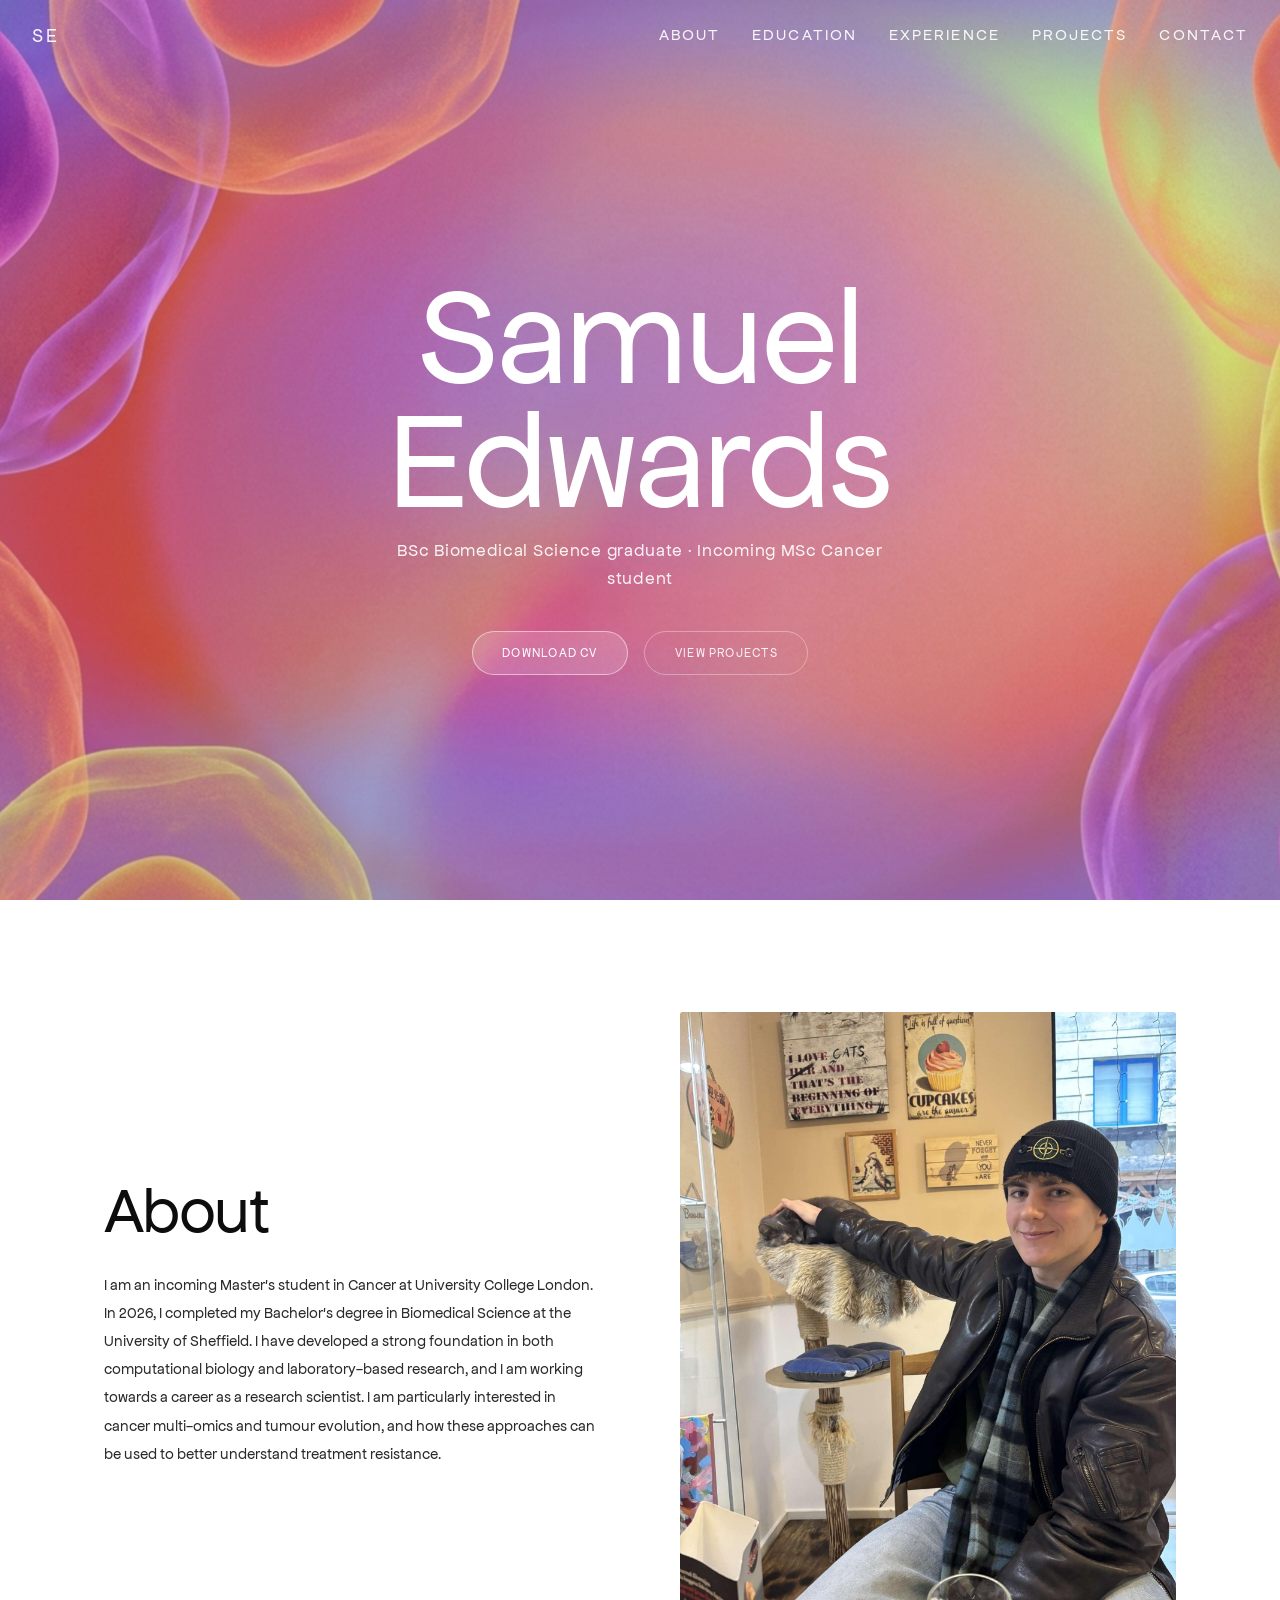
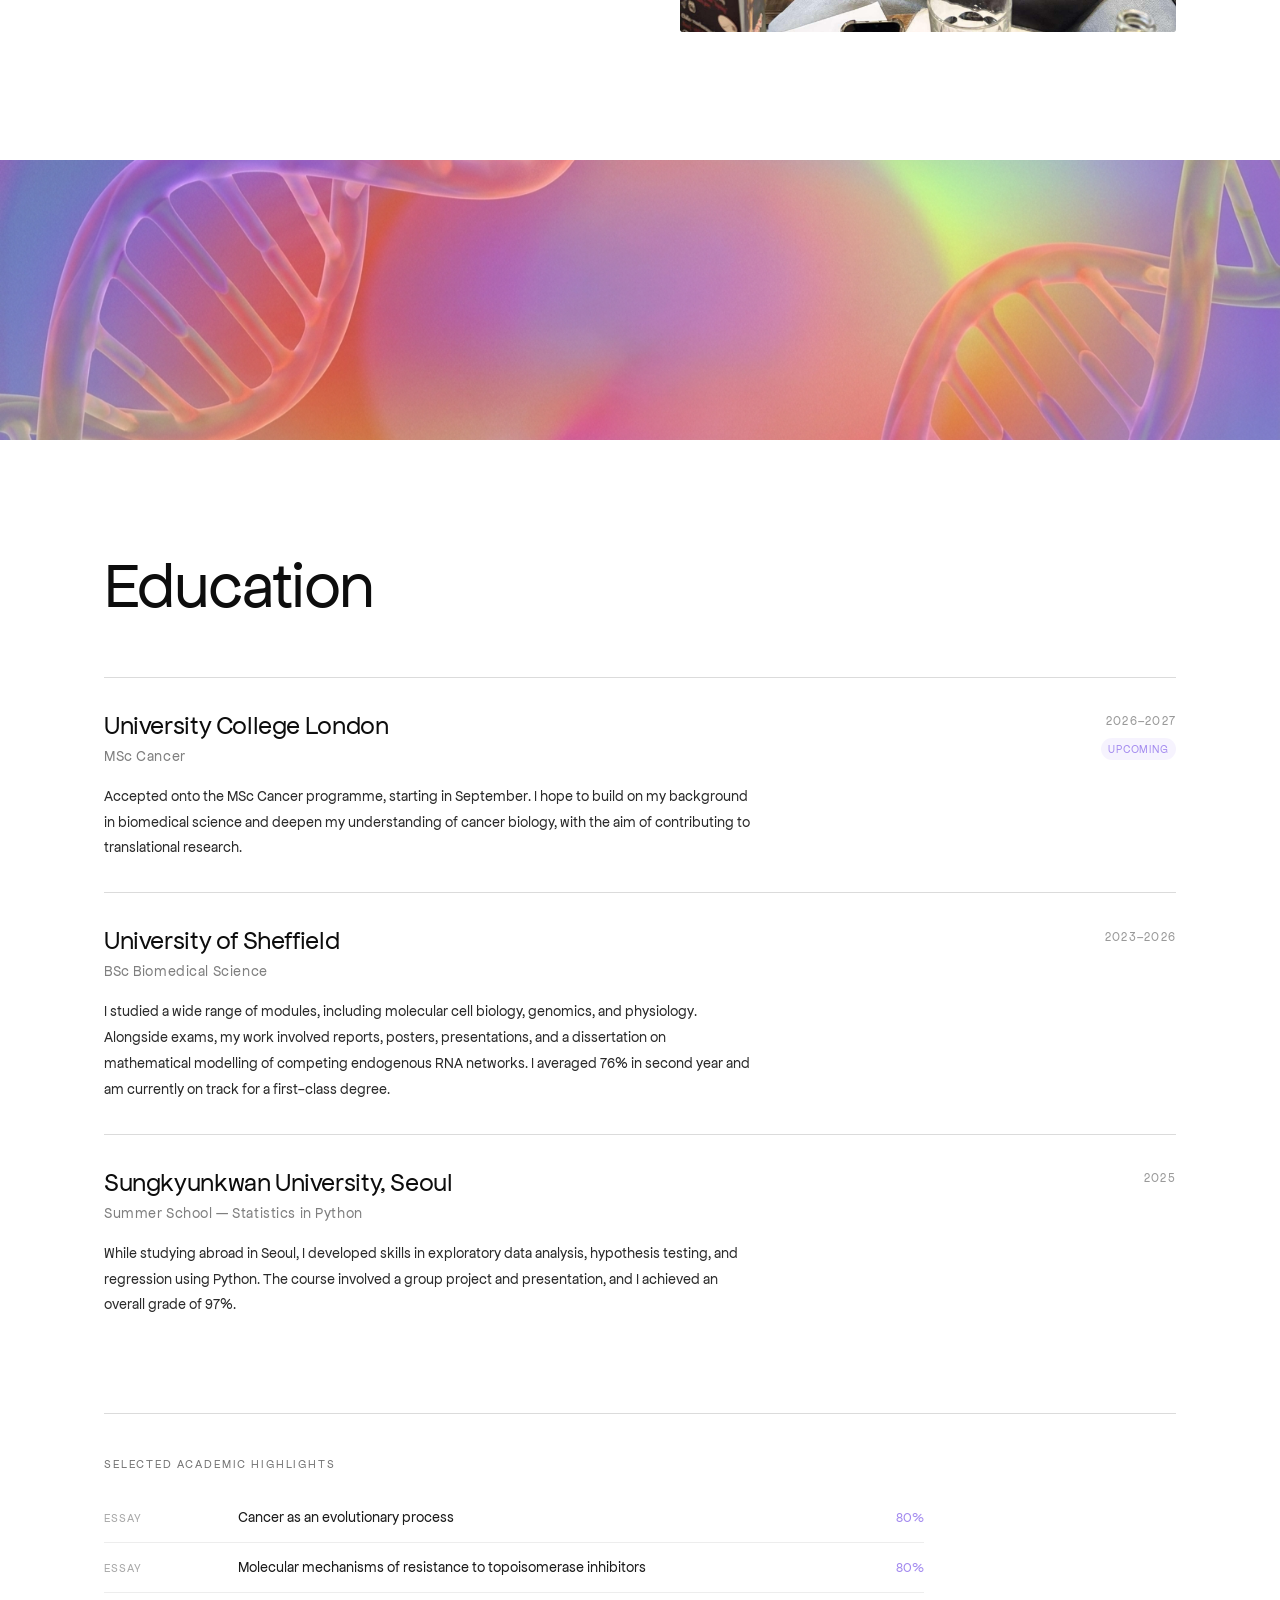
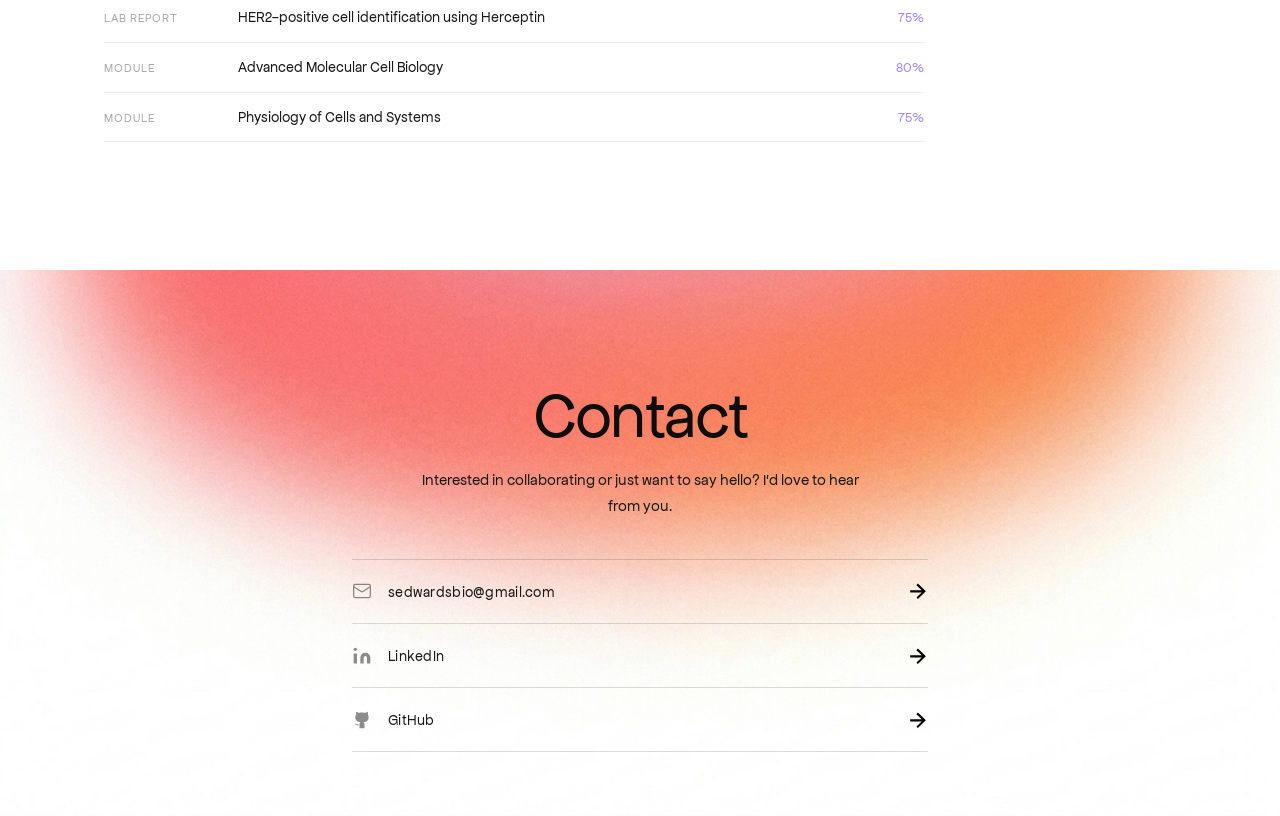
<file: index.html>
<!DOCTYPE html>
<html lang="en">
<head>
  <meta charset="UTF-8">
  <meta name="viewport" content="width=device-width, initial-scale=1.0">
  <meta name="description" content="Samuel Edwards — BSc Biomedical Science graduate and MSc Cancer student.">
  <title>Samuel Edwards</title>
  <link rel="stylesheet" href="styles.css">
</head>
<body>

  <a class="skip-link" href="#hero-content">Skip to main content</a>

  <header class="site-header fade-in-static" role="banner">
    <a href="/" class="header-logo" aria-label="Samuel Edwards — home">SE</a>

    <nav class="header-nav" id="site-nav" aria-label="Site navigation">
      <a href="/about">About</a>
      <a href="/education">Education</a>
      <a href="/experience">Experience</a>
      <a href="/projects">Projects</a>
      <a href="/contact">Contact</a>
    </nav>

    <button
      class="nav-toggle"
      id="nav-toggle"
      type="button"
      aria-expanded="false"
      aria-controls="site-nav"
      aria-label="Open navigation menu"
    >
      <span class="bar"></span>
      <span class="bar"></span>
      <span class="bar"></span>
    </button>
  </header>

  <main>
    <section class="hero" id="hero" aria-labelledby="hero-name">

      <div class="hero-bg" aria-hidden="true">
        <div class="hero-bg-image"></div>
        <div class="hero-overlay"></div>
      </div>

      <div class="hero-content" id="hero-content">
        <h1 class="sr-only" id="hero-name">Samuel Edwards</h1>
        <div class="hero-name hero-line-1 fade-in-up" aria-hidden="true">Samuel</div>
        <div class="hero-name hero-line-2 fade-in-up" aria-hidden="true">Edwards</div>
        <p class="hero-subtitle fade-in-up">BSc Biomedical Science graduate&nbsp;&middot;&nbsp;Incoming MSc Cancer student</p>
        <div class="hero-actions fade-in-up-delay">
          <a href="CV.pdf" class="btn btn-primary" download><span>Download CV</span></a>
          <a href="/projects" class="btn btn-secondary"><span>View Projects</span></a>
        </div>
      </div>

    </section>

    <section class="about" id="about" aria-labelledby="about-heading">
      <div class="about-inner">

        <div class="about-text reveal">
          <h2 class="about-heading" id="about-heading">About</h2>
          <p class="about-body">I am an incoming Master's student in Cancer at University College London. In 2026, I completed my Bachelor's degree in Biomedical Science at the University of Sheffield. I have developed a strong foundation in both computational biology and laboratory-based research, and I am working towards a career as a research scientist. I am particularly interested in cancer multi-omics and tumour evolution, and how these approaches can be used to better understand treatment resistance.</p>
        </div>

        <div class="about-image-wrap reveal reveal-delay">
          <img
            src="profile.jpg"
            alt="Samuel Edwards"
            class="about-image"
            loading="lazy"
            onerror="this.style.display='none';this.nextElementSibling.style.display='flex'"
          >
          <div class="about-image-placeholder" aria-hidden="true">
            <span>SE</span>
          </div>
        </div>

      </div>
    </section>

    <div class="img-divider" aria-hidden="true">
      <img class="img-divider-img" src="Divider2D.jpg" alt="">
    </div>

    <section class="education" id="education" aria-labelledby="education-heading">
      <div class="education-inner">

        <h2 class="education-heading reveal" id="education-heading">Education</h2>

        <div class="edu-list">

          <article class="edu-entry reveal" aria-label="University College London — MSc Cancer">
            <div class="edu-entry-head">
              <div class="edu-entry-left">
                <h3 class="edu-entry-institution">University College London</h3>
                <p class="edu-entry-degree">MSc Cancer</p>
              </div>
              <div class="edu-entry-right">
                <span class="edu-years">2026–2027</span>
                <span class="edu-badge">Upcoming</span>
              </div>
            </div>
            <p class="edu-entry-desc">Accepted onto the MSc Cancer programme, starting in September. I hope to build on my background in biomedical science and deepen my understanding of cancer biology, with the aim of contributing to translational research.</p>
          </article>

          <article class="edu-entry reveal" aria-label="University of Sheffield — BSc Biomedical Science">
            <div class="edu-entry-head">
              <div class="edu-entry-left">
                <h3 class="edu-entry-institution">University of Sheffield</h3>
                <p class="edu-entry-degree">BSc Biomedical Science</p>
              </div>
              <div class="edu-entry-right">
                <span class="edu-years">2023–2026</span>

              </div>
            </div>
            <p class="edu-entry-desc">I studied a wide range of modules, including molecular cell biology, genomics, and physiology. Alongside exams, my work involved reports, posters, presentations, and a dissertation on mathematical modelling of competing endogenous RNA networks. I averaged 76% in second year and am currently on track for a first-class degree.</p>
          </article>

          <article class="edu-entry reveal" aria-label="Sungkyunkwan University — Summer School">
            <div class="edu-entry-head">
              <div class="edu-entry-left">
                <h3 class="edu-entry-institution">Sungkyunkwan University, Seoul</h3>
                <p class="edu-entry-degree">Summer School — Statistics in Python</p>
              </div>
              <div class="edu-entry-right">
                <span class="edu-years">2025</span>
              </div>
            </div>
            <p class="edu-entry-desc">While studying abroad in Seoul, I developed skills in exploratory data analysis, hypothesis testing, and regression using Python. The course involved a group project and presentation, and I achieved an overall grade of 97%.</p>
          </article>

        </div>

        <div class="edu-highlights reveal">
          <h3 class="edu-highlights-heading">Selected Academic Highlights</h3>
          <ul class="edu-highlights-list" aria-label="Selected academic highlights">
            <li class="edu-highlight-item">
              <span class="edu-highlight-type">Essay</span>
              <span class="edu-highlight-title">Cancer as an evolutionary process</span>
              <span class="edu-highlight-score">80%</span>
            </li>
            <li class="edu-highlight-item">
              <span class="edu-highlight-type">Essay</span>
              <span class="edu-highlight-title">Molecular mechanisms of resistance to topoisomerase inhibitors</span>
              <span class="edu-highlight-score">80%</span>
            </li>
            <li class="edu-highlight-item">
              <span class="edu-highlight-type">Lab Report</span>
              <span class="edu-highlight-title">HER2-positive cell identification using Herceptin</span>
              <span class="edu-highlight-score">75%</span>
            </li>
            <li class="edu-highlight-item">
              <span class="edu-highlight-type">Module</span>
              <span class="edu-highlight-title">Advanced Molecular Cell Biology</span>
              <span class="edu-highlight-score">80%</span>
            </li>
            <li class="edu-highlight-item">
              <span class="edu-highlight-type">Module</span>
              <span class="edu-highlight-title">Physiology of Cells and Systems</span>
              <span class="edu-highlight-score">75%</span>
            </li>
          </ul>
        </div>

      </div>
    </section>

    <!-- Minimal anchor placeholders for sections not yet built -->
    <div id="experience" aria-hidden="true"></div>
    <div id="projects"   aria-hidden="true"></div>

    <section class="contact" id="contact" aria-labelledby="contact-heading">
      <div class="contact-inner">
        <h2 class="contact-heading" id="contact-heading">Contact</h2>
        <p class="contact-body">Interested in collaborating or just want to say hello? I'd love to hear from you.</p>
        <ul class="contact-links" aria-label="Contact links">
          <li>
            <a href="mailto:sedwardsbio@gmail.com" class="contact-link">
              <svg width="20" height="20" viewBox="0 0 24 24" fill="none" stroke="currentColor" stroke-width="1.5" stroke-linecap="round" stroke-linejoin="round" aria-hidden="true"><rect width="20" height="16" x="2" y="4" rx="2"/><path d="m22 7-8.97 5.7a1.94 1.94 0 0 1-2.06 0L2 7"/></svg>
              <span>sedwardsbio@gmail.com</span>
            </a>
          </li>
          <li>
            <a href="https://www.linkedin.com/in/samuel-edwards-4400952b6/" class="contact-link" target="_blank" rel="noopener noreferrer">
              <svg width="20" height="20" viewBox="0 0 24 24" fill="currentColor" aria-hidden="true"><path d="M16 8a6 6 0 0 1 6 6v7h-4v-7a2 2 0 0 0-2-2 2 2 0 0 0-2 2v7h-4v-7a6 6 0 0 1 6-6z"/><rect width="4" height="12" x="2" y="9"/><circle cx="4" cy="4" r="2"/></svg>
              <span>LinkedIn</span>
            </a>
          </li>
          <li>
            <a href="https://github.com/sedwards190" class="contact-link" target="_blank" rel="noopener noreferrer">
              <svg width="20" height="20" viewBox="0 0 24 24" fill="currentColor" aria-hidden="true"><path d="M15 22v-4a4.8 4.8 0 0 0-1-3.5c3 0 6-2 6-5.5.08-1.25-.27-2.48-1-3.5.28-1.15.28-2.35 0-3.5 0 0-1 0-3 1.5-2.64-.5-5.36-.5-8 0C6 2 5 2 5 2c-.3 1.15-.3 2.35 0 3.5A5.403 5.403 0 0 0 4 9c0 3.5 3 5.5 6 5.5-.39.49-.68 1.05-.85 1.65-.17.6-.22 1.23-.15 1.85v4"/><path d="M9 18c-4.51 2-5-2-7-2"/></svg>
              <span>GitHub</span>
            </a>
          </li>
        </ul>
      </div>
    </section>
  </main>

  <script>
    /* Section routing — intercept /section links, scroll + pushState */
    (function () {
      var sectionMap = {
        '/about':      'about',
        '/education':  'education',
        '/experience': 'experience',
        '/projects':   'projects',
        '/contact':    'contact'
      };

      function scrollToSection(id) {
        var el = document.getElementById(id);
        if (el) el.scrollIntoView({ behavior: 'smooth' });
      }

      document.addEventListener('click', function (e) {
        var link = e.target.closest('a[href]');
        if (!link) return;
        var href = link.getAttribute('href');
        var id = sectionMap[href];
        if (!id) return;
        e.preventDefault();
        history.pushState(null, '', href);
        scrollToSection(id);
      });

      window.addEventListener('popstate', function () {
        var id = sectionMap[location.pathname];
        if (id) scrollToSection(id);
        else if (location.pathname === '/') window.scrollTo({ top: 0, behavior: 'smooth' });
      });

      var initialId = sectionMap[location.pathname];
      if (initialId) scrollToSection(initialId);
    }());

    /* Mobile navigation toggle */
    (function () {
      var btn = document.getElementById('nav-toggle');
      var nav = document.getElementById('site-nav');
      if (!btn || !nav) return;

      function setOpen(open) {
        btn.setAttribute('aria-expanded', String(open));
        btn.setAttribute('aria-label', open ? 'Close navigation menu' : 'Open navigation menu');
        nav.classList.toggle('nav-open', open);
        document.body.classList.toggle('nav-active', open);
      }

      btn.addEventListener('click', function () {
        setOpen(btn.getAttribute('aria-expanded') !== 'true');
      });

      nav.querySelectorAll('a').forEach(function (link) {
        link.addEventListener('click', function () { setOpen(false); });
      });
    }());

    /* Ambient drift + mouse parallax */
    (function () {
      var bg = document.querySelector('.hero-bg-image');
      if (!bg) return;

      var mouseX = 0.5, mouseY = 0.5;
      var currentX = 0, currentY = 0;
      var t = 0;

      /* Only track mouse on devices with a real pointer (not touchscreens) */
      if (window.matchMedia('(hover: hover) and (pointer: fine)').matches) {
        document.addEventListener('mousemove', function (e) {
          mouseX = e.clientX / window.innerWidth;
          mouseY = e.clientY / window.innerHeight;
        });
      }

      function tick() {
        requestAnimationFrame(tick);
        t += 0.006;

        var ambBx = Math.sin(t * 0.9) * 12;
        var ambBy = Math.cos(t * 0.7) * 9;

        var targetX = (mouseX - 0.5) * -15;
        var targetY = (mouseY - 0.5) * -10;
        currentX += (targetX - currentX) * 0.04;
        currentY += (targetY - currentY) * 0.04;

        bg.style.transform =
          'translate(' + (ambBx + currentX).toFixed(2) + 'px, ' +
          (ambBy + currentY).toFixed(2) + 'px)';
      }

      requestAnimationFrame(tick);
    }());

    /* Header scroll-fade + hero parallax */
    (function () {
      var header = document.querySelector('.site-header');
      var heroContent = document.querySelector('.hero-content');
      var ticking = false;

      function update() {
        var y = window.scrollY;

        if (header) {
          if (y <= 0) {
            /* At rest — let the CSS fade-in-static animation run unobstructed */
            header.style.opacity = '';
            header.style.transform = '';
            header.style.pointerEvents = '';
          } else {
            /* Fade out over first 80px of scroll; drift up at same rate as hero */
            var opacity = Math.max(1 - y / 80, 0);
            header.style.opacity = opacity.toFixed(3);
            header.style.transform = 'translateY(' + (-y).toFixed(1) + 'px)';
            header.style.pointerEvents = opacity === 0 ? 'none' : '';
          }
        }

        if (heroContent) {
          heroContent.style.transform = 'translateY(' + (-y * 0.1).toFixed(1) + 'px)';
        }

        ticking = false;
      }

      window.addEventListener('scroll', function () {
        if (!ticking) {
          requestAnimationFrame(update);
          ticking = true;
        }
      }, { passive: true });
    }());

/* Image divider — vertical scroll pan */
    (function () {
      var divider = document.querySelector('.img-divider');
      var img = document.querySelector('.img-divider-img');
      if (!divider || !img) return;

      function panRange() {
        return img.offsetHeight - divider.offsetHeight;
      }

var ticking = false;

      function update() {
        var rect = divider.getBoundingClientRect();
        var viewH = window.innerHeight;
        var divH = divider.offsetHeight;
        var range = panRange();
        var progress = Math.max(0, Math.min(1, (viewH - rect.top) / (viewH + divH)));
        img.style.transform = 'translateY(' + (-(progress * range)).toFixed(1) + 'px)';
        ticking = false;
      }

      window.addEventListener('scroll', function () {
        if (!ticking) { requestAnimationFrame(update); ticking = true; }
      }, { passive: true });

      update();
    }());

    /* Scroll reveal — IntersectionObserver */
    (function () {
      var reveals = document.querySelectorAll('.reveal');
      if (!reveals.length) return;

      var observer = new IntersectionObserver(function (entries) {
        entries.forEach(function (entry) {
          if (entry.isIntersecting) {
            entry.target.classList.add('revealed');
            observer.unobserve(entry.target);
          }
        });
      }, { threshold: 0.12 });

      reveals.forEach(function (el) { observer.observe(el); });
    }());
  </script>

</body>
</html>
</file>
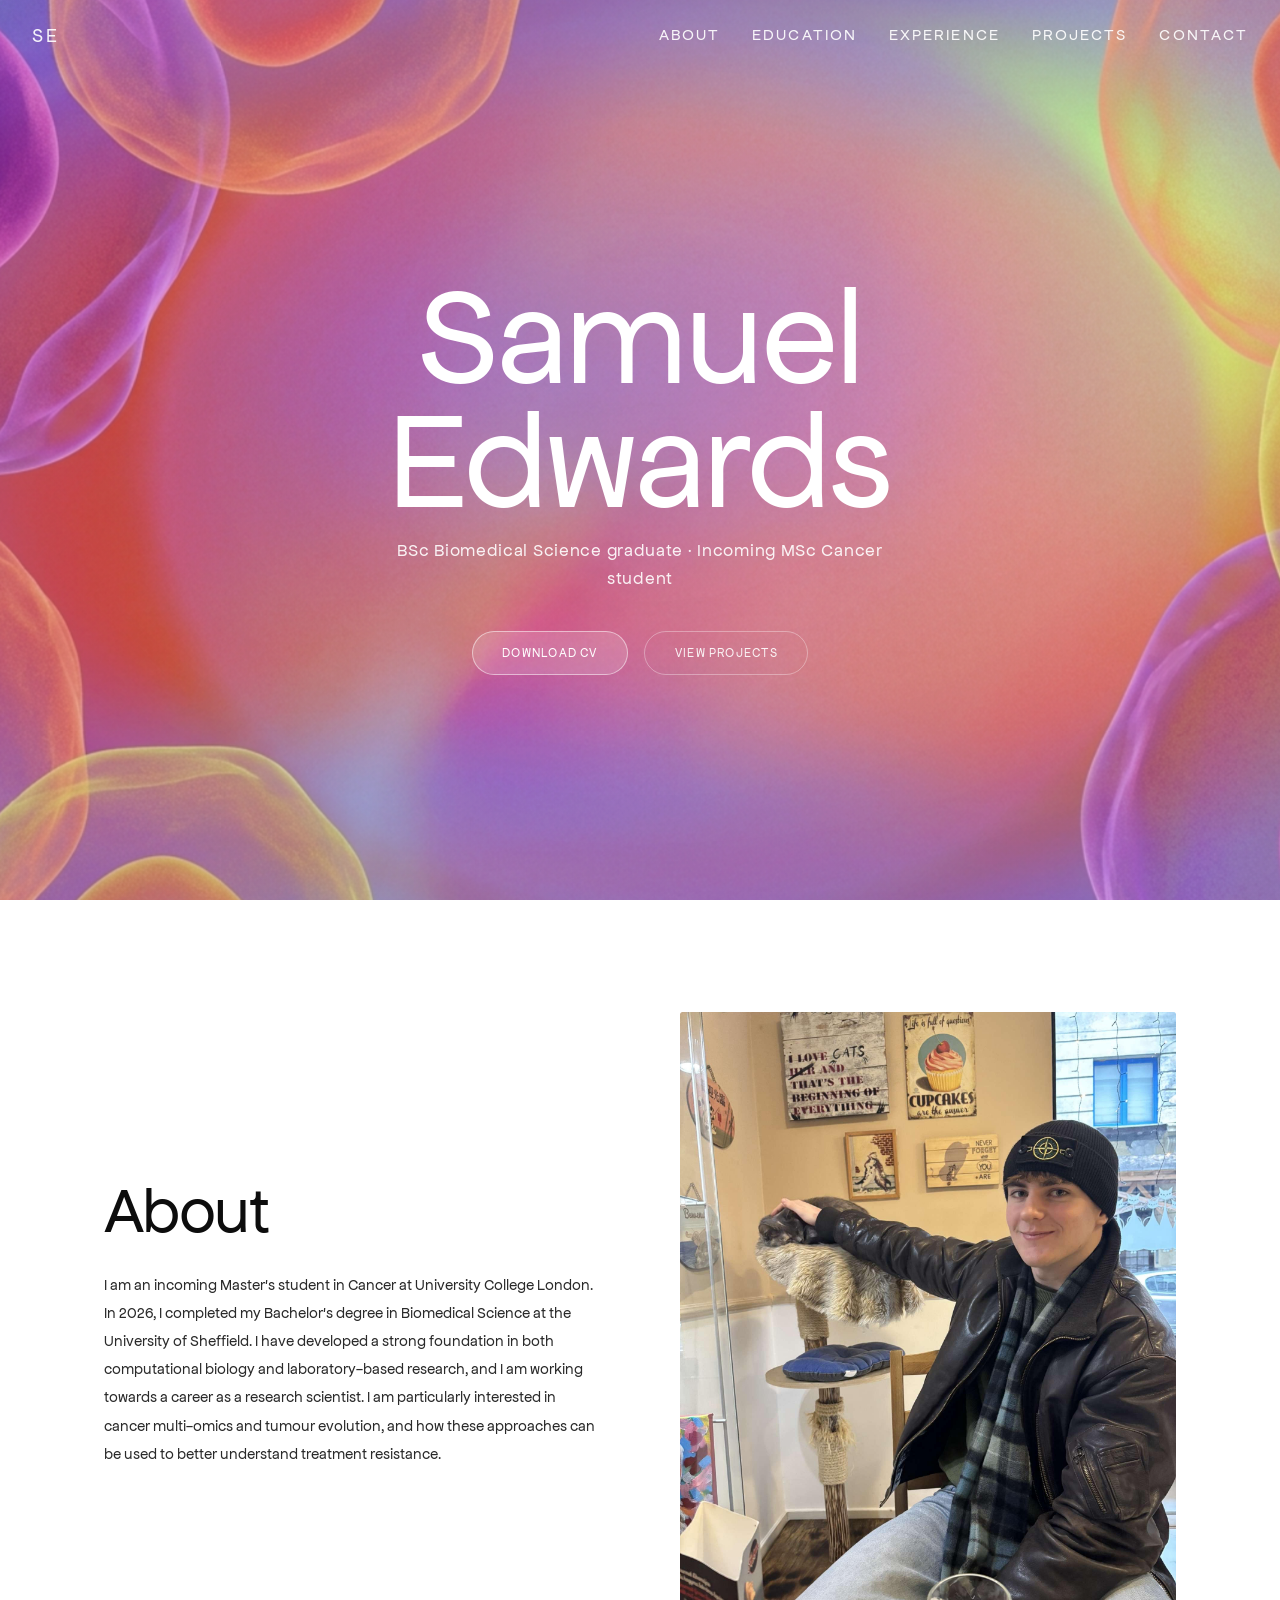
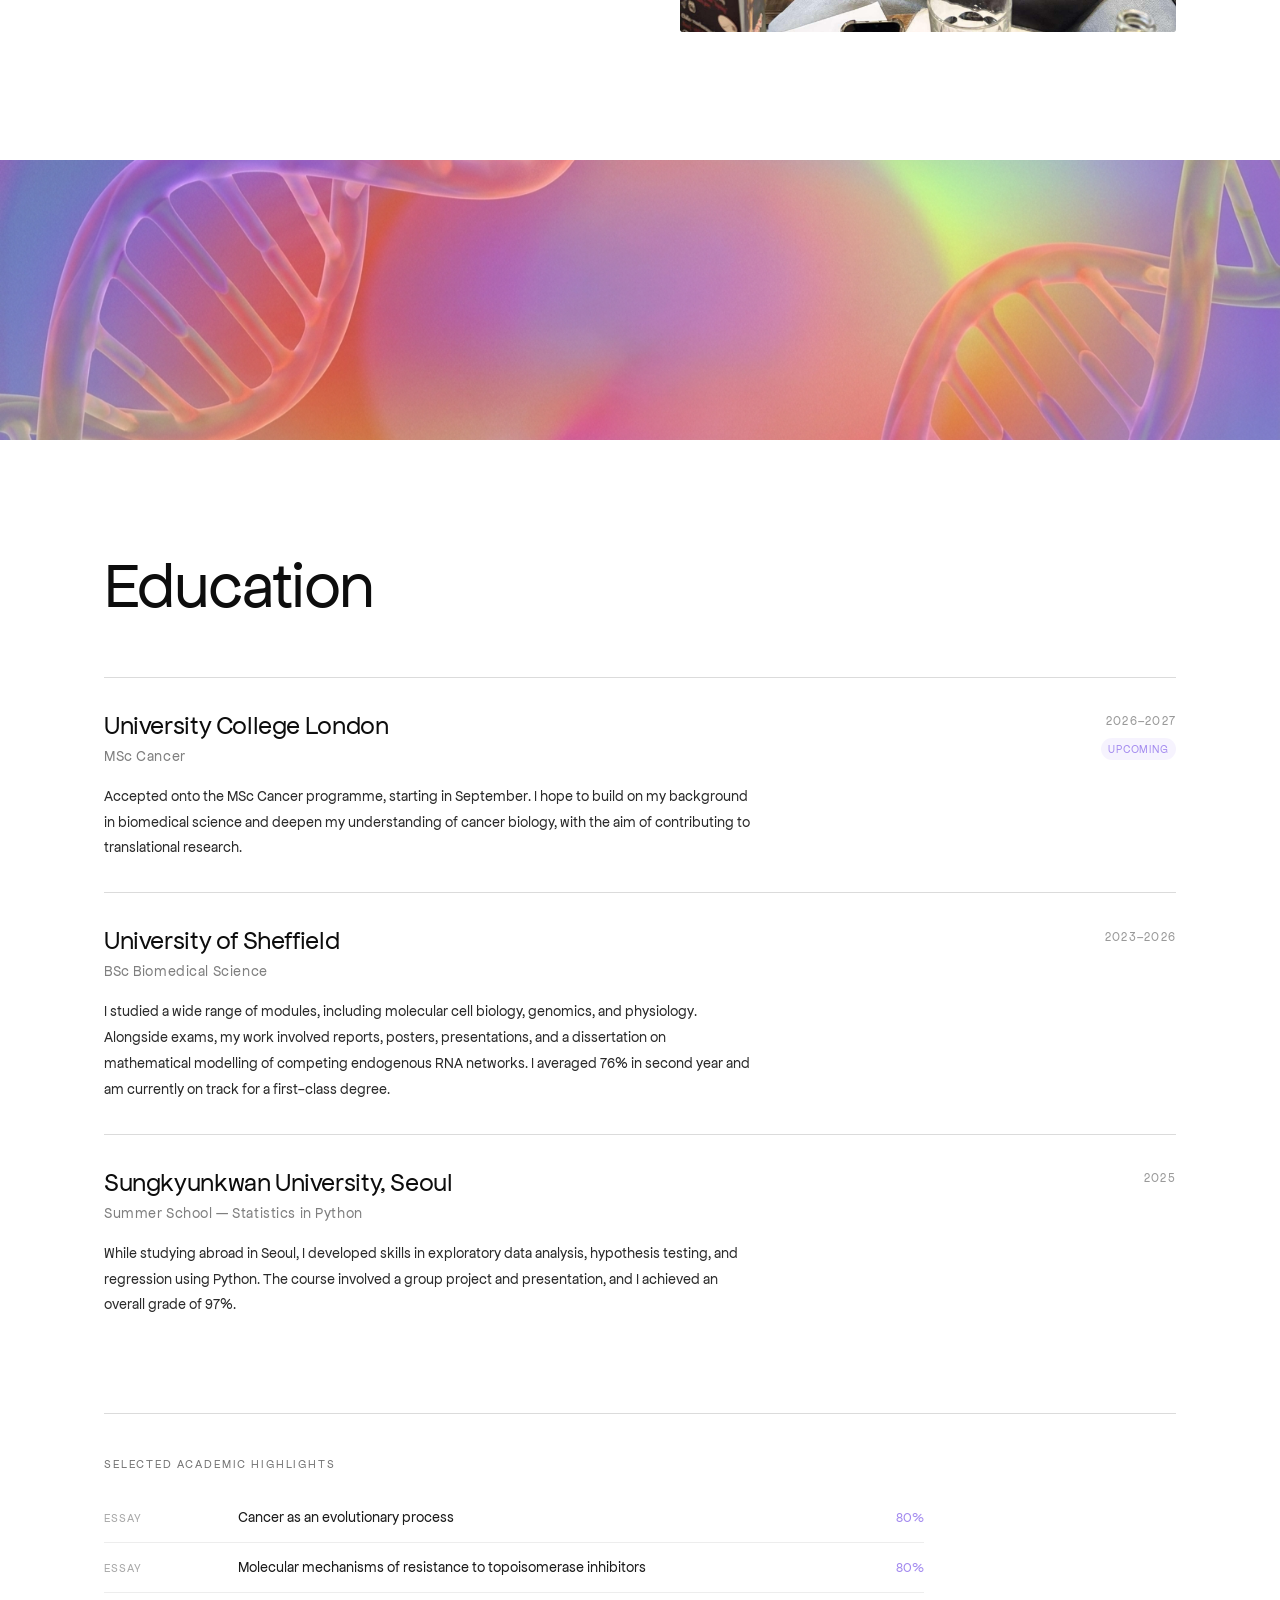
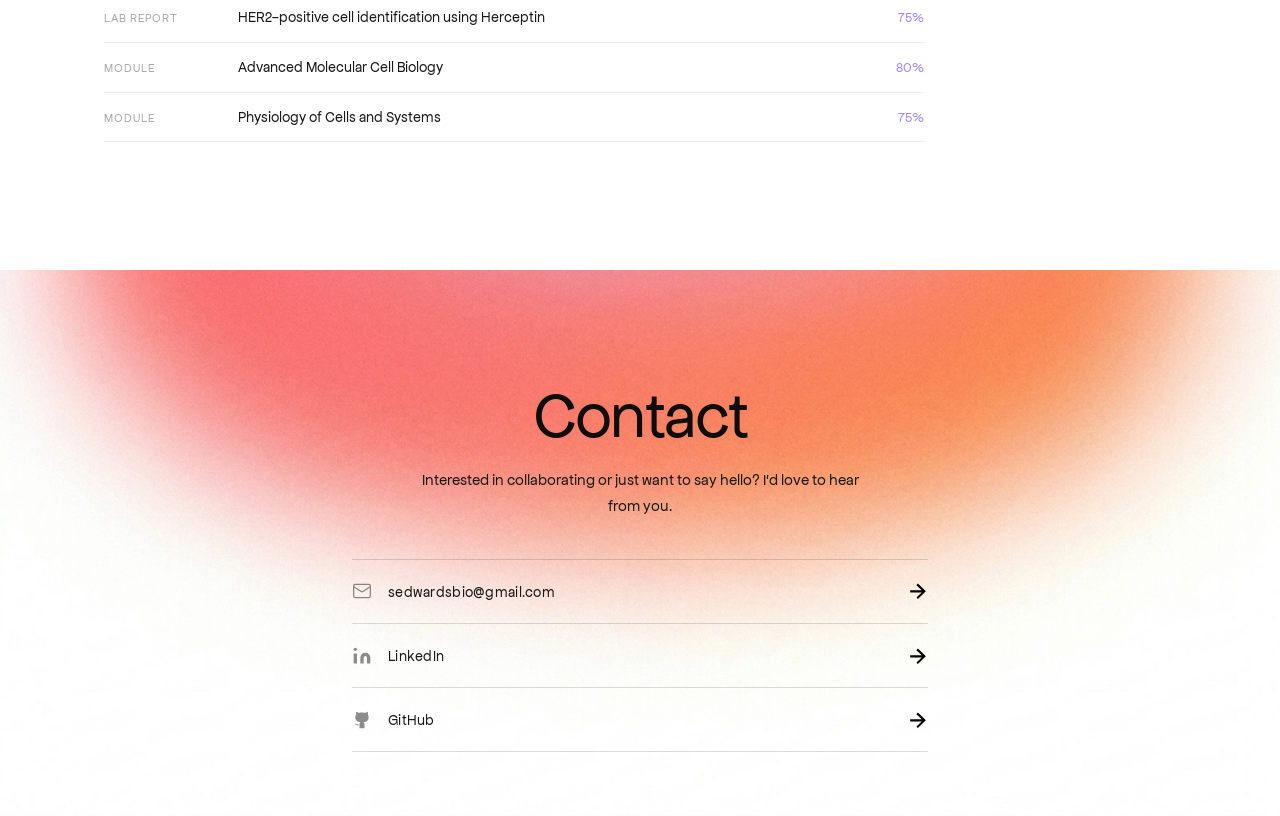
<file: index (3).html>
<!DOCTYPE html>
<html lang="en">
<head>
  <meta charset="UTF-8">
  <meta name="viewport" content="width=device-width, initial-scale=1.0">
  <meta name="description" content="Samuel Edwards — BSc Biomedical Science graduate and MSc Cancer student.">
  <title>Samuel Edwards</title>
  <link rel="stylesheet" href="styles.css">
</head>
<body>

  <a class="skip-link" href="#hero-content">Skip to main content</a>

  <header class="site-header fade-in-static" role="banner">
    <a href="/" class="header-logo" aria-label="Samuel Edwards — home">SE</a>

    <nav class="header-nav" id="site-nav" aria-label="Site navigation">
      <a href="/about">About</a>
      <a href="/education">Education</a>
      <a href="/experience">Experience</a>
      <a href="/projects">Projects</a>
      <a href="/contact">Contact</a>
    </nav>

    <button
      class="nav-toggle"
      id="nav-toggle"
      type="button"
      aria-expanded="false"
      aria-controls="site-nav"
      aria-label="Open navigation menu"
    >
      <span class="bar"></span>
      <span class="bar"></span>
      <span class="bar"></span>
    </button>
  </header>

  <main>
    <section class="hero" id="hero" aria-labelledby="hero-name">

      <div class="hero-bg" aria-hidden="true">
        <div class="hero-bg-image"></div>
        <div class="hero-overlay"></div>
      </div>

      <div class="hero-content" id="hero-content">
        <h1 class="sr-only" id="hero-name">Samuel Edwards</h1>
        <div class="hero-name hero-line-1 fade-in-up" aria-hidden="true">Samuel</div>
        <div class="hero-name hero-line-2 fade-in-up" aria-hidden="true">Edwards</div>
        <p class="hero-subtitle fade-in-up">BSc Biomedical Science graduate&nbsp;&middot;&nbsp;Incoming MSc Cancer student</p>
        <div class="hero-actions fade-in-up-delay">
          <a href="CV.pdf" class="btn btn-primary" download><span>Download CV</span></a>
          <a href="/projects" class="btn btn-secondary"><span>View Projects</span></a>
        </div>
      </div>

    </section>

    <section class="about" id="about" aria-labelledby="about-heading">
      <div class="about-inner">

        <div class="about-text reveal">
          <h2 class="about-heading" id="about-heading">About</h2>
          <p class="about-body">I am an incoming Master's student in Cancer at University College London. In 2026, I completed my Bachelor's degree in Biomedical Science at the University of Sheffield. I have developed a strong foundation in both computational biology and laboratory-based research, and I am working towards a career as a research scientist. I am particularly interested in cancer multi-omics and tumour evolution, and how these approaches can be used to better understand treatment resistance.</p>
        </div>

        <div class="about-image-wrap reveal reveal-delay">
          <img
            src="profile.jpg"
            alt="Samuel Edwards"
            class="about-image"
            loading="lazy"
            onerror="this.style.display='none';this.nextElementSibling.style.display='flex'"
          >
          <div class="about-image-placeholder" aria-hidden="true">
            <span>SE</span>
          </div>
        </div>

      </div>
    </section>

    <div class="img-divider" aria-hidden="true">
      <img class="img-divider-img" src="Divider2D.jpg" alt="">
    </div>

    <section class="education" id="education" aria-labelledby="education-heading">
      <div class="education-inner">

        <h2 class="education-heading reveal" id="education-heading">Education</h2>

        <div class="edu-list">

          <article class="edu-entry reveal" aria-label="University College London — MSc Cancer">
            <div class="edu-entry-head">
              <div class="edu-entry-left">
                <h3 class="edu-entry-institution">University College London</h3>
                <p class="edu-entry-degree">MSc Cancer</p>
              </div>
              <div class="edu-entry-right">
                <span class="edu-years">2026–2027</span>
                <span class="edu-badge">Upcoming</span>
              </div>
            </div>
            <p class="edu-entry-desc">Accepted onto the MSc Cancer programme, starting in September. I hope to build on my background in biomedical science and deepen my understanding of cancer biology, with the aim of contributing to translational research.</p>
          </article>

          <article class="edu-entry reveal" aria-label="University of Sheffield — BSc Biomedical Science">
            <div class="edu-entry-head">
              <div class="edu-entry-left">
                <h3 class="edu-entry-institution">University of Sheffield</h3>
                <p class="edu-entry-degree">BSc Biomedical Science</p>
              </div>
              <div class="edu-entry-right">
                <span class="edu-years">2023–2026</span>

              </div>
            </div>
            <p class="edu-entry-desc">I studied a wide range of modules, including molecular cell biology, genomics, and physiology. Alongside exams, my work involved reports, posters, presentations, and a dissertation on mathematical modelling of competing endogenous RNA networks. I averaged 76% in second year and am currently on track for a first-class degree.</p>
          </article>

          <article class="edu-entry reveal" aria-label="Sungkyunkwan University — Summer School">
            <div class="edu-entry-head">
              <div class="edu-entry-left">
                <h3 class="edu-entry-institution">Sungkyunkwan University, Seoul</h3>
                <p class="edu-entry-degree">Summer School — Statistics in Python</p>
              </div>
              <div class="edu-entry-right">
                <span class="edu-years">2025</span>
              </div>
            </div>
            <p class="edu-entry-desc">While studying abroad in Seoul, I developed skills in exploratory data analysis, hypothesis testing, and regression using Python. The course involved a group project and presentation, and I achieved an overall grade of 97%.</p>
          </article>

        </div>

        <div class="edu-highlights reveal">
          <h3 class="edu-highlights-heading">Selected Academic Highlights</h3>
          <ul class="edu-highlights-list" aria-label="Selected academic highlights">
            <li class="edu-highlight-item">
              <span class="edu-highlight-type">Essay</span>
              <span class="edu-highlight-title">Cancer as an evolutionary process</span>
              <span class="edu-highlight-score">80%</span>
            </li>
            <li class="edu-highlight-item">
              <span class="edu-highlight-type">Essay</span>
              <span class="edu-highlight-title">Molecular mechanisms of resistance to topoisomerase inhibitors</span>
              <span class="edu-highlight-score">80%</span>
            </li>
            <li class="edu-highlight-item">
              <span class="edu-highlight-type">Lab Report</span>
              <span class="edu-highlight-title">HER2-positive cell identification using Herceptin</span>
              <span class="edu-highlight-score">75%</span>
            </li>
            <li class="edu-highlight-item">
              <span class="edu-highlight-type">Module</span>
              <span class="edu-highlight-title">Advanced Molecular Cell Biology</span>
              <span class="edu-highlight-score">80%</span>
            </li>
            <li class="edu-highlight-item">
              <span class="edu-highlight-type">Module</span>
              <span class="edu-highlight-title">Physiology of Cells and Systems</span>
              <span class="edu-highlight-score">75%</span>
            </li>
          </ul>
        </div>

      </div>
    </section>

    <!-- Minimal anchor placeholders for sections not yet built -->
    <div id="experience" aria-hidden="true"></div>
    <div id="projects"   aria-hidden="true"></div>

    <section class="contact" id="contact" aria-labelledby="contact-heading">
      <div class="contact-inner">
        <h2 class="contact-heading" id="contact-heading">Contact</h2>
        <p class="contact-body">Interested in collaborating or just want to say hello? I'd love to hear from you.</p>
        <ul class="contact-links" aria-label="Contact links">
          <li>
            <a href="mailto:sedwardsbio@gmail.com" class="contact-link">
              <svg width="20" height="20" viewBox="0 0 24 24" fill="none" stroke="currentColor" stroke-width="1.5" stroke-linecap="round" stroke-linejoin="round" aria-hidden="true"><rect width="20" height="16" x="2" y="4" rx="2"/><path d="m22 7-8.97 5.7a1.94 1.94 0 0 1-2.06 0L2 7"/></svg>
              <span>sedwardsbio@gmail.com</span>
            </a>
          </li>
          <li>
            <a href="https://www.linkedin.com/in/samuel-edwards-4400952b6/" class="contact-link" target="_blank" rel="noopener noreferrer">
              <svg width="20" height="20" viewBox="0 0 24 24" fill="currentColor" aria-hidden="true"><path d="M16 8a6 6 0 0 1 6 6v7h-4v-7a2 2 0 0 0-2-2 2 2 0 0 0-2 2v7h-4v-7a6 6 0 0 1 6-6z"/><rect width="4" height="12" x="2" y="9"/><circle cx="4" cy="4" r="2"/></svg>
              <span>LinkedIn</span>
            </a>
          </li>
          <li>
            <a href="https://github.com/sedwards190" class="contact-link" target="_blank" rel="noopener noreferrer">
              <svg width="20" height="20" viewBox="0 0 24 24" fill="currentColor" aria-hidden="true"><path d="M15 22v-4a4.8 4.8 0 0 0-1-3.5c3 0 6-2 6-5.5.08-1.25-.27-2.48-1-3.5.28-1.15.28-2.35 0-3.5 0 0-1 0-3 1.5-2.64-.5-5.36-.5-8 0C6 2 5 2 5 2c-.3 1.15-.3 2.35 0 3.5A5.403 5.403 0 0 0 4 9c0 3.5 3 5.5 6 5.5-.39.49-.68 1.05-.85 1.65-.17.6-.22 1.23-.15 1.85v4"/><path d="M9 18c-4.51 2-5-2-7-2"/></svg>
              <span>GitHub</span>
            </a>
          </li>
        </ul>
      </div>
    </section>
  </main>

  <script>
    /* Section routing — intercept /section links, scroll + pushState */
    (function () {
      var sectionMap = {
        '/about':      'about',
        '/education':  'education',
        '/experience': 'experience',
        '/projects':   'projects',
        '/contact':    'contact'
      };

      function scrollToSection(id) {
        var el = document.getElementById(id);
        if (el) el.scrollIntoView({ behavior: 'smooth' });
      }

      document.addEventListener('click', function (e) {
        var link = e.target.closest('a[href]');
        if (!link) return;
        var href = link.getAttribute('href');
        var id = sectionMap[href];
        if (!id) return;
        e.preventDefault();
        history.pushState(null, '', href);
        scrollToSection(id);
      });

      window.addEventListener('popstate', function () {
        var id = sectionMap[location.pathname];
        if (id) scrollToSection(id);
        else if (location.pathname === '/') window.scrollTo({ top: 0, behavior: 'smooth' });
      });

      var initialId = sectionMap[location.pathname];
      if (initialId) scrollToSection(initialId);
    }());

    /* Mobile navigation toggle */
    (function () {
      var btn = document.getElementById('nav-toggle');
      var nav = document.getElementById('site-nav');
      if (!btn || !nav) return;

      function setOpen(open) {
        btn.setAttribute('aria-expanded', String(open));
        btn.setAttribute('aria-label', open ? 'Close navigation menu' : 'Open navigation menu');
        nav.classList.toggle('nav-open', open);
        document.body.classList.toggle('nav-active', open);
      }

      btn.addEventListener('click', function () {
        setOpen(btn.getAttribute('aria-expanded') !== 'true');
      });

      nav.querySelectorAll('a').forEach(function (link) {
        link.addEventListener('click', function () { setOpen(false); });
      });
    }());

    /* Ambient drift + mouse parallax */
    (function () {
      var bg = document.querySelector('.hero-bg-image');
      if (!bg) return;

      var mouseX = 0.5, mouseY = 0.5;
      var currentX = 0, currentY = 0;
      var t = 0;

      /* Only track mouse on devices with a real pointer (not touchscreens) */
      if (window.matchMedia('(hover: hover) and (pointer: fine)').matches) {
        document.addEventListener('mousemove', function (e) {
          mouseX = e.clientX / window.innerWidth;
          mouseY = e.clientY / window.innerHeight;
        });
      }

      function tick() {
        requestAnimationFrame(tick);
        t += 0.006;

        var ambBx = Math.sin(t * 0.9) * 12;
        var ambBy = Math.cos(t * 0.7) * 9;

        var targetX = (mouseX - 0.5) * -15;
        var targetY = (mouseY - 0.5) * -10;
        currentX += (targetX - currentX) * 0.04;
        currentY += (targetY - currentY) * 0.04;

        bg.style.transform =
          'translate(' + (ambBx + currentX).toFixed(2) + 'px, ' +
          (ambBy + currentY).toFixed(2) + 'px)';
      }

      requestAnimationFrame(tick);
    }());

    /* Header frosted-bar on scroll + hero parallax */
    (function () {
      var header = document.querySelector('.site-header');
      var heroContent = document.querySelector('.hero-content');
      var ticking = false;

      function update() {
        var y = window.scrollY;

        /* Transparent over the hero; frosted dark bar once scrolled,
           so the nav stays visible and readable over light sections. */
        if (header) {
          header.classList.toggle('scrolled', y > 40);
        }

        /* Subtle hero parallax. */
        if (heroContent) {
          heroContent.style.transform = 'translateY(' + (-y * 0.1).toFixed(1) + 'px)';
        }

        ticking = false;
      }

      window.addEventListener('scroll', function () {
        if (!ticking) {
          requestAnimationFrame(update);
          ticking = true;
        }
      }, { passive: true });

      update();
    }());

/* Image divider — vertical scroll pan */
    (function () {
      var divider = document.querySelector('.img-divider');
      var img = document.querySelector('.img-divider-img');
      if (!divider || !img) return;

      function panRange() {
        return img.offsetHeight - divider.offsetHeight;
      }

var ticking = false;

      function update() {
        var rect = divider.getBoundingClientRect();
        var viewH = window.innerHeight;
        var divH = divider.offsetHeight;
        var range = panRange();
        var progress = Math.max(0, Math.min(1, (viewH - rect.top) / (viewH + divH)));
        img.style.transform = 'translateY(' + (-(progress * range)).toFixed(1) + 'px)';
        ticking = false;
      }

      window.addEventListener('scroll', function () {
        if (!ticking) { requestAnimationFrame(update); ticking = true; }
      }, { passive: true });

      update();
    }());

    /* Scroll reveal — IntersectionObserver */
    (function () {
      var reveals = document.querySelectorAll('.reveal');
      if (!reveals.length) return;

      var observer = new IntersectionObserver(function (entries) {
        entries.forEach(function (entry) {
          if (entry.isIntersecting) {
            entry.target.classList.add('revealed');
            observer.unobserve(entry.target);
          }
        });
      }, { threshold: 0.12 });

      reveals.forEach(function (el) { observer.observe(el); });
    }());

    /* Active nav link — reflects the section currently in view */
    (function () {
      var linkFor = {
        about:     document.querySelector('.header-nav a[href="/about"]'),
        education: document.querySelector('.header-nav a[href="/education"]'),
        contact:   document.querySelector('.header-nav a[href="/contact"]')
      };
      var sections = ['about', 'education', 'contact']
        .map(function (id) { return document.getElementById(id); })
        .filter(Boolean);
      if (!sections.length) return;

      function setActive(id) {
        Object.keys(linkFor).forEach(function (key) {
          if (linkFor[key]) linkFor[key].classList.toggle('active', key === id);
        });
      }

      var observer = new IntersectionObserver(function (entries) {
        entries.forEach(function (entry) {
          if (entry.isIntersecting) setActive(entry.target.id);
        });
      }, { rootMargin: '-45% 0px -55% 0px' });

      sections.forEach(function (s) { observer.observe(s); });
    }());
  </script>

</body>
</html>
</file>
<file: styles.css>
/* ================================================================
   Samuel Edwards — Portfolio
   styles.css
   ================================================================ */

/* ----------------------------------------------------------------
   Fonts
   ---------------------------------------------------------------- */
@font-face {
  font-family: 'ApfelGrotezk';
  src: url('ApfelGrotezk-Regular.woff') format('woff');
  font-weight: 100 900;
  font-style: normal;
  font-display: block;
}

/* ----------------------------------------------------------------
   Design Tokens
   ---------------------------------------------------------------- */
:root {
  --font-sans: 'ApfelGrotezk', sans-serif;

  --color-white:    #ffffff;
  --color-white-90: rgba(255, 255, 255, 0.90);
  --color-white-75: rgba(255, 255, 255, 0.75);
  --color-violet:   #a48bef;
  --color-coral:    #ff6b5b;

  --sp-3:  0.75rem;
  --sp-4:  1rem;
  --sp-5:  1.25rem;
  --sp-6:  1.5rem;
  --sp-8:  2rem;
  --sp-10: 2.5rem;
  --sp-12: 3rem;
  --sp-16: 4rem;

  --z-bg:      0;
  --z-overlay: 10;
  --z-content: 20;
  --z-nav-mob: 90;
  --z-header:  100;

  --ease-out: cubic-bezier(0.16, 1, 0.3, 1);
  --dur: 220ms;
}

/* ----------------------------------------------------------------
   Reset
   ---------------------------------------------------------------- */
*, *::before, *::after {
  box-sizing: border-box;
  margin: 0;
  padding: 0;
}

html {
  scroll-behavior: smooth;
  scroll-padding-top: 5rem;
}


body {
  background: #090511;
  font-family: var(--font-sans);
  font-size: 1rem;
  line-height: 1.6;
  -webkit-font-smoothing: antialiased;
  -moz-osx-font-smoothing: grayscale;
  overflow-x: hidden;
}

body.nav-active {
  overflow: hidden;
}

/* ----------------------------------------------------------------
   Screen-reader only
   ---------------------------------------------------------------- */
.sr-only {
  position: absolute;
  width: 1px;
  height: 1px;
  padding: 0;
  margin: -1px;
  overflow: hidden;
  clip: rect(0, 0, 0, 0);
  white-space: nowrap;
  border: 0;
}

/* ----------------------------------------------------------------
   Skip Link
   ---------------------------------------------------------------- */
.skip-link {
  position: absolute;
  top: -100%;
  left: var(--sp-4);
  z-index: 200;
  padding: var(--sp-3) var(--sp-4);
  background: var(--color-violet);
  color: var(--color-white);
  font-family: var(--font-sans);
  font-size: 0.875rem;
  text-decoration: none;
  border-radius: 0 0 4px 4px;
  transition: top var(--dur) var(--ease-out);
}

.skip-link:focus {
  top: 0;
}

/* ----------------------------------------------------------------
   Site Header
   ---------------------------------------------------------------- */
.site-header {
  position: fixed;
  top: 0;
  left: 0;
  right: 0;
  z-index: var(--z-header);
  display: flex;
  align-items: center;
  justify-content: space-between;
  padding: var(--sp-5) var(--sp-8);
}

/* Monogram logo */
.header-logo {
  font-family: var(--font-sans);
  font-size: 1.2rem;
  font-weight: 700;
  letter-spacing: 0.18em;
  color: var(--color-white);
  text-decoration: none;
  opacity: 0.92;
  position: relative;
  z-index: var(--z-header);
  transition: opacity var(--dur) var(--ease-out);
}

.header-logo:hover {
  opacity: 1;
}

.header-logo:focus-visible {
  opacity: 1;
  outline: 2px solid var(--color-violet);
  outline-offset: 4px;
  border-radius: 2px;
}

/* Desktop nav */
.header-nav {
  display: flex;
  align-items: center;
  gap: var(--sp-8);
}

.header-nav a {
  font-family: var(--font-sans);
  font-size: 1rem;
  font-weight: 500;
  letter-spacing: 0.13em;
  text-transform: uppercase;
  color: rgba(255, 255, 255, 0.92);
  text-decoration: none;
  position: relative;
  padding-bottom: 3px;
  transition: color var(--dur) var(--ease-out);
}

/* Underline that slides in from the left on hover */
.header-nav a::after {
  content: '';
  position: absolute;
  left: 0;
  bottom: 0;
  width: 100%;
  height: 1.5px;
  background: var(--color-white);
  transform: scaleX(0);
  transform-origin: left center;
  transition: transform 0.32s var(--ease-out);
}

.header-nav a:hover {
  color: var(--color-white);
}

.header-nav a:hover::after,
.header-nav a:focus-visible::after {
  transform: scaleX(1);
}

.header-nav a:focus-visible {
  color: var(--color-white);
  outline: 2px solid var(--color-violet);
  outline-offset: 3px;
  border-radius: 2px;
}

/* Hamburger — hidden on desktop */
.nav-toggle {
  display: none;
  flex-direction: column;
  justify-content: center;
  align-items: center;
  gap: 5px;
  width: 44px;
  height: 44px;
  background: transparent;
  border: none;
  cursor: pointer;
  padding: 0;
  position: relative;
  z-index: var(--z-header);
}

.nav-toggle .bar {
  display: block;
  width: 22px;
  height: 1.5px;
  background: var(--color-white);
  border-radius: 2px;
  transition:
    opacity  var(--dur) var(--ease-out),
    transform var(--dur) var(--ease-out);
}

.nav-toggle:focus-visible {
  outline: 2px solid var(--color-violet);
  outline-offset: 4px;
  border-radius: 4px;
}

/* Animated X when open */
.nav-toggle[aria-expanded="true"] .bar:nth-child(1) {
  transform: translateY(6.5px) rotate(45deg);
}

.nav-toggle[aria-expanded="true"] .bar:nth-child(2) {
  opacity: 0;
}

.nav-toggle[aria-expanded="true"] .bar:nth-child(3) {
  transform: translateY(-6.5px) rotate(-45deg);
}

/* ----------------------------------------------------------------
   Hero — Outer
   ---------------------------------------------------------------- */
.hero {
  position: relative;
  display: flex;
  align-items: center;
  justify-content: center;
  min-height: 100vh;
  min-height: 100svh;
  overflow: hidden;
  text-align: center;
  background: #090511;
}

/* ----------------------------------------------------------------
   Hero — Background image
   scale(1.06) gives ~43px headroom each side on a 1440px screen,
   enough for the ambient drift (±5px) + mouse parallax (±10px).
   ---------------------------------------------------------------- */
.hero-bg {
  position: absolute;
  inset: 0;
  z-index: var(--z-bg);
  overflow: hidden;
}

.hero-bg-image {
  position: absolute;
  inset: -40px;
  background: url('Website%20hero1.jpg') 50% 50% / cover no-repeat;
  will-change: transform;
}

@media (max-width: 768px) {
  .hero-bg-image {
    background-image: url('hero-mobile.jpg');
  }
}

/* ----------------------------------------------------------------
   Hero — Overlay
   Radial gradient: very subtle dark centre for text contrast,
   edges stay open so the image remains bright and luminous.
   ---------------------------------------------------------------- */
.hero-overlay {
  position: absolute;
  inset: 0;
  z-index: var(--z-overlay);
  background: radial-gradient(
    ellipse 80% 70% at 50% 48%,
    rgba(8, 4, 18, 0.02) 0%,
    rgba(8, 4, 18, 0.07) 100%
  );
}

/* ----------------------------------------------------------------
   Hero — Content
   ---------------------------------------------------------------- */
.hero-content {
  position: relative;
  z-index: var(--z-content);
  display: flex;
  flex-direction: column;
  align-items: center;
  width: 100%;
  max-width: 1100px;
  margin: 0 auto;
  padding: 5.5rem var(--sp-6) 3rem;
}

/* ----------------------------------------------------------------
   Hero — Name
   ---------------------------------------------------------------- */
.hero-name {
  font-family: var(--font-sans);
  font-size: clamp(3.5rem, 11vw, 10rem);
  font-weight: 400;
  line-height: 0.88;
  letter-spacing: -0.02em;
  color: var(--color-white);
  margin-bottom: clamp(0.8rem, 1.8vw, 1.4rem);
}

/* ----------------------------------------------------------------
   Hero — Subtitle
   ---------------------------------------------------------------- */
.hero-subtitle {
  font-family: var(--font-sans);
  font-size: clamp(0.95rem, 1.5vw, 1.1rem);
  font-weight: 400;
  letter-spacing: 0.04em;
  color: var(--color-white-90);
  max-width: 48ch;
  margin: 0 auto var(--sp-10);
  text-align: center;
}

/* ----------------------------------------------------------------
   Hero — CTA Buttons
   ---------------------------------------------------------------- */
.hero-actions {
  display: flex;
  flex-wrap: wrap;
  gap: var(--sp-4);
  justify-content: center;
}

.btn {
  display: inline-flex;
  align-items: center;
  justify-content: center;
  min-height: 44px;
  padding: 0.7rem 1.85rem;
  font-family: var(--font-sans);
  font-size: 0.77rem;
  font-weight: 600;
  letter-spacing: 0.1em;
  text-transform: uppercase;
  text-decoration: none;
  border-radius: 100px;
  border: 1px solid transparent;
  white-space: nowrap;
  cursor: pointer;
  touch-action: manipulation;
  -webkit-tap-highlight-color: transparent;
  transition:
    background var(--dur) var(--ease-out),
    border-color var(--dur) var(--ease-out),
    color var(--dur) var(--ease-out),
    transform 120ms var(--ease-out);
}

.btn:focus-visible {
  outline: 2px solid var(--color-violet);
  outline-offset: 3px;
}

.btn:active {
  transform: translateY(1px) scale(0.98);
}

/* Primary — frosted glass */
.btn-primary {
  background: rgba(255, 255, 255, 0.15);
  border-color: rgba(255, 255, 255, 0.5);
  color: var(--color-white);
  backdrop-filter: blur(10px);
  -webkit-backdrop-filter: blur(10px);
}

.btn-primary:hover,
.btn-primary:active,
.btn-primary:focus-visible {
  background: #ffffff;
  border-color: #ffffff;
  color: #0d0d0d;
  backdrop-filter: none;
  -webkit-backdrop-filter: none;
}

/* Secondary — outline */
.btn-secondary {
  background: transparent;
  border-color: rgba(255, 255, 255, 0.34);
  color: var(--color-white-90);
}

.btn-secondary:hover,
.btn-secondary:active,
.btn-secondary:focus-visible {
  background: #ffffff;
  border-color: #ffffff;
  color: #0d0d0d;
}

/* ----------------------------------------------------------------
   Entrance Animation
   Elements stagger in on load; all motion disabled for users
   who prefer reduced motion.
   ---------------------------------------------------------------- */
@keyframes fadeInUp {
  from { opacity: 0; transform: translateY(40px); }
  to   { opacity: 1; transform: translateY(0); }
}

@keyframes fadeIn {
  from { opacity: 0; }
  to   { opacity: 1; }
}

.fade-in-up       { animation: fadeInUp 1s var(--ease-out) both; }
.fade-in-up-delay { animation: fadeInUp 1s var(--ease-out) 0.5s both; }
.fade-in          { animation: fadeIn 0.8s var(--ease-out) both; }
.fade-in-static   { animation: fadeIn 0.8s var(--ease-out) both; }
.fade-in-delay    { animation: fadeIn 0.8s var(--ease-out) 0.2s both; }
.fade-in-delay-2  { animation: fadeIn 0.8s var(--ease-out) 0.4s both; }
.fade-in-delay-3  { animation: fadeIn 0.8s var(--ease-out) 0.6s both; }

/* Hero stagger — delay overrides per element */
.hero-line-1   { animation-delay: 0.05s; margin-bottom: 0; }
.hero-line-2   { animation-delay: 0.18s; }
.hero-subtitle { animation-delay: 0.32s; }


/* ----------------------------------------------------------------
   Responsive — Large tablet
   ---------------------------------------------------------------- */
@media (max-width: 1024px) {
  .site-header {
    padding: var(--sp-5) var(--sp-6);
  }

  .header-nav {
    gap: var(--sp-6);
  }
}

/* ----------------------------------------------------------------
   Responsive — Tablet
   ---------------------------------------------------------------- */
@media (max-width: 899px) {
  .hero-content {
    padding-left: var(--sp-6);
    padding-right: var(--sp-6);
  }
}

/* ----------------------------------------------------------------
   Responsive — Mobile (hamburger nav)
   ---------------------------------------------------------------- */
@media (max-width: 768px) {
  .site-header {
    padding: var(--sp-4) var(--sp-5);
  }

  .nav-toggle {
    display: flex;
  }

  /* Full-screen frosted overlay nav */
  .header-nav {
    position: fixed;
    inset: 0;
    display: none;
    flex-direction: column;
    align-items: center;
    justify-content: center;
    gap: 2.2rem;
    background: rgba(10, 5, 20, 0.94);
    backdrop-filter: blur(24px);
    -webkit-backdrop-filter: blur(24px);
    z-index: var(--z-nav-mob);
  }

  .header-nav.nav-open {
    display: flex;
  }

  .header-nav a {
    font-size: 1rem;
    letter-spacing: 0.15em;
    color: var(--color-white-90);
  }

  .hero-content {
    padding-left: var(--sp-5);
    padding-right: var(--sp-5);
  }
}

/* ----------------------------------------------------------------
   Responsive — Small mobile
   ---------------------------------------------------------------- */
@media (max-width: 480px) {
  .hero-actions {
    flex-direction: column;
    align-items: center;
  }

  .btn {
    width: 100%;
    max-width: 240px;
  }
}

/* ================================================================
   About Section
   ================================================================ */
.about {
  background: #ffffff;
  padding: 7rem 0 8rem;
}

.about-inner {
  max-width: 1200px;
  margin: 0 auto;
  padding: 0 var(--sp-16);
  display: grid;
  grid-template-columns: 1fr 1fr;
  gap: 5rem;
  align-items: center;
}

.about-heading {
  font-family: var(--font-sans);
  font-size: clamp(2.8rem, 5vw, 5rem);
  font-weight: 700;
  line-height: 0.95;
  letter-spacing: -0.025em;
  color: #0d0d0d;
  margin-bottom: var(--sp-8);
}

.about-body {
  font-family: var(--font-sans);
  font-size: clamp(0.95rem, 1vw, 1.05rem);
  font-weight: 400;
  line-height: 1.85;
  color: #2a2a2a;
  max-width: 52ch;
}

/* Image column */
.about-image-wrap {
  position: relative;
  overflow: hidden;
  border-radius: 2px;
}

.about-image {
  display: block;
  width: 100%;
  aspect-ratio: 4 / 5;
  object-fit: cover;
  border-radius: 2px;
  /* Wipes up into view when scrolled to, then a slow zoom on hover. */
  clip-path: inset(100% 0 0 0);
  transition:
    clip-path 0.9s var(--ease-out),
    transform 0.7s var(--ease-out);
}

.about-image-wrap.revealed .about-image {
  clip-path: inset(0 0 0 0);
}

.about-image-wrap:hover .about-image {
  transform: scale(1.05);
}

.about-image-placeholder {
  display: none;
  width: 100%;
  aspect-ratio: 4 / 5;
  background: #f0f0f0;
  border-radius: 2px;
  align-items: center;
  justify-content: center;
}

.about-image-placeholder span {
  font-family: var(--font-sans);
  font-size: clamp(2.5rem, 5vw, 4rem);
  font-weight: 700;
  letter-spacing: 0.12em;
  color: rgba(0, 0, 0, 0.12);
  user-select: none;
  -webkit-user-select: none;
}

/* ----------------------------------------------------------------
   Scroll reveal
   ---------------------------------------------------------------- */
.reveal {
  opacity: 0;
  transform: translateY(28px);
  transition: opacity 0.75s var(--ease-out), transform 0.75s var(--ease-out);
}

.reveal.revealed {
  opacity: 1;
  transform: translateY(0);
}

.reveal-delay {
  transition-delay: 0.15s;
}


/* ----------------------------------------------------------------
   About — Responsive tablet
   ---------------------------------------------------------------- */
@media (max-width: 899px) {
  .about {
    padding: 5rem 0 6rem;
  }

  .about-inner {
    grid-template-columns: 1fr;
    gap: 3rem;
    padding: 0 var(--sp-8);
  }

  .about-image-wrap {
    max-width: 420px;
  }
}

/* ----------------------------------------------------------------
   About — Responsive mobile
   ---------------------------------------------------------------- */
@media (max-width: 480px) {
  .about {
    padding: 4rem 0 5rem;
  }

  .about-inner {
    padding: 0 var(--sp-5);
    gap: 2.5rem;
  }
}


/* ================================================================
   Image Divider
   ================================================================ */
.img-divider {
  position: relative;
  height: 280px;
  overflow: hidden;
}

.img-divider-img {
  position: absolute;
  top: 0;
  left: 0;
  width: 100%;
  height: 125%;
  object-fit: cover;
  object-position: center center;
  display: block;
  will-change: transform;
}

@media (max-width: 768px) {
  .img-divider {
    height: 190px;
  }
}

/* ================================================================
   Education Section
   ================================================================ */
.education {
  background: #ffffff;
  padding: 7rem 0 8rem;
}

.education-inner {
  max-width: 1200px;
  margin: 0 auto;
  padding: 0 var(--sp-16);
}

.education-heading {
  font-family: var(--font-sans);
  font-size: clamp(2.8rem, 5vw, 5rem);
  font-weight: 700;
  line-height: 0.95;
  letter-spacing: -0.025em;
  color: #0d0d0d;
  margin-bottom: 4rem;
}

/* Education list */
.edu-list {
  margin-bottom: 4rem;
}

.edu-entry {
  border-top: 1px solid rgba(0, 0, 0, 0.14);
  padding: 2rem 0;
}

.edu-entry-head {
  display: flex;
  justify-content: space-between;
  align-items: flex-start;
  gap: 2rem;
  margin-bottom: 1rem;
}

.edu-entry-left {
  flex: 1;
}

.edu-entry-right {
  display: flex;
  flex-direction: column;
  align-items: flex-end;
  gap: 0.4rem;
  flex-shrink: 0;
  padding-top: 0.1rem;
}

.edu-entry-institution {
  font-family: var(--font-sans);
  font-size: clamp(1.25rem, 2vw, 1.6rem);
  font-weight: 700;
  line-height: 1.1;
  letter-spacing: -0.015em;
  color: #0d0d0d;
  margin-bottom: 0.35rem;
}

.edu-entry-degree {
  font-family: var(--font-sans);
  font-size: 0.9rem;
  font-weight: 500;
  letter-spacing: 0.04em;
  color: rgba(0, 0, 0, 0.5);
}

.edu-entry-desc {
  font-family: var(--font-sans);
  font-size: clamp(0.9rem, 1vw, 1rem);
  line-height: 1.8;
  color: #2a2a2a;
  max-width: 72ch;
}

.edu-years {
  font-family: var(--font-sans);
  font-size: 0.78rem;
  font-weight: 500;
  letter-spacing: 0.1em;
  color: rgba(0, 0, 0, 0.4);
  text-transform: uppercase;
}

.edu-badge {
  font-family: var(--font-sans);
  font-size: 0.68rem;
  font-weight: 600;
  letter-spacing: 0.08em;
  text-transform: uppercase;
  color: var(--color-violet);
  background: rgba(164, 139, 239, 0.1);
  padding: 0.22em 0.65em;
  border-radius: 100px;
}

.edu-tag {
  font-family: var(--font-sans);
  font-size: 0.75rem;
  font-weight: 400;
  font-style: italic;
  color: rgba(0, 0, 0, 0.38);
}

/* Academic highlights */
.edu-highlights {
  border-top: 1px solid rgba(0, 0, 0, 0.14);
  padding-top: 2.5rem;
}

.edu-highlights-heading {
  font-family: var(--font-sans);
  font-size: 0.72rem;
  font-weight: 600;
  letter-spacing: 0.16em;
  text-transform: uppercase;
  color: rgba(0, 0, 0, 0.55);
  margin-bottom: 1.25rem;
}

.edu-highlights-list {
  list-style: none;
  max-width: 820px;
}

.edu-highlight-item {
  display: grid;
  grid-template-columns: 110px 1fr auto;
  gap: 1.5rem;
  align-items: baseline;
  padding: 0.85rem 0;
  border-bottom: 1px solid rgba(0, 0, 0, 0.07);
}

.edu-highlight-type {
  font-family: var(--font-sans);
  font-size: 0.72rem;
  font-weight: 500;
  letter-spacing: 0.09em;
  text-transform: uppercase;
  color: rgba(0, 0, 0, 0.35);
}

.edu-highlight-title {
  font-family: var(--font-sans);
  font-size: 0.9rem;
  font-weight: 500;
  color: #1a1a1a;
  line-height: 1.4;
}

.edu-highlight-score {
  font-family: var(--font-sans);
  font-size: 0.85rem;
  font-weight: 600;
  color: var(--color-violet);
  white-space: nowrap;
}

/* ----------------------------------------------------------------
   Education — Responsive tablet
   ---------------------------------------------------------------- */
@media (max-width: 899px) {
  .education {
    padding: 5rem 0 6rem;
  }

  .education-inner {
    padding: 0 var(--sp-8);
  }

  .education-heading {
    margin-bottom: 3rem;
  }

  .edu-highlight-item {
    grid-template-columns: 90px 1fr auto;
    gap: 1rem;
  }
}

/* ----------------------------------------------------------------
   Education — Responsive mobile
   ---------------------------------------------------------------- */
@media (max-width: 480px) {
  .education {
    padding: 4rem 0 5rem;
  }

  .education-inner {
    padding: 0 var(--sp-5);
  }

  .edu-highlight-item {
    grid-template-columns: 1fr auto;
    gap: 1rem;
  }

  .edu-highlight-type {
    display: none;
  }
}


/* ================================================================
   Contact Section
   ================================================================ */
.contact {
  background: white url('DividerD.jpg') top center / cover no-repeat;
  padding: clamp(4rem, 10vw, 7rem) 0 clamp(2rem, 5vw, 4rem);
  text-align: center;
  width: 100%;
  overflow: hidden;
}

.contact-inner {
  max-width: 640px;
  margin: 0 auto;
  padding: 0 var(--sp-8);
  display: flex;
  flex-direction: column;
  align-items: center;
}

.contact-heading {
  font-family: var(--font-sans);
  font-size: clamp(2.8rem, 5vw, 5rem);
  font-weight: 700;
  line-height: 0.95;
  letter-spacing: -0.025em;
  color: #0d0d0d;
  margin-bottom: var(--sp-6);
}

.contact-body {
  font-size: clamp(0.95rem, 1vw, 1.05rem);
  line-height: 1.7;
  color: #1a1a1a;
  max-width: 44ch;
  margin-bottom: var(--sp-10);
}

.contact-links {
  list-style: none;
  width: 100%;
  border-top: 1px solid rgba(0, 0, 0, 0.14);
}

.contact-link {
  display: flex;
  align-items: center;
  gap: var(--sp-4);
  padding: var(--sp-5) 0;
  border-bottom: 1px solid rgba(0, 0, 0, 0.14);
  color: #1a1a1a;
  text-decoration: none;
  font-size: 0.9rem;
  font-weight: 500;
  letter-spacing: 0.02em;
  background: transparent;
  transition: color var(--dur) var(--ease-out);
}

.contact-link::after {
  content: '';
  display: block;
  width: 18px;
  height: 18px;
  margin-left: auto;
  flex-shrink: 0;
  background: url('icon-right-arrow.svg') center / contain no-repeat;
  transition: transform 0.3s var(--ease-out);
}

.contact-link:hover,
.contact-link:focus-visible {
  color: #000000;
}

.contact-link:hover::after {
  transform: translateX(5px);
}

.contact-link:focus-visible {
  outline: 2px solid var(--color-violet);
  outline-offset: 3px;
}

.contact-link svg {
  flex-shrink: 0;
  opacity: 0.5;
  transition: opacity var(--dur) var(--ease-out);
}

.contact-link:hover svg {
  opacity: 0.9;
}

/* ----------------------------------------------------------------
   Contact — Responsive
   ---------------------------------------------------------------- */
@media (max-width: 480px) {
  .contact {
    padding: 4rem 0 5rem;
  }

  .contact-inner {
    padding: 0 var(--sp-5);
  }

  .contact-link {
    padding: var(--sp-4) 0;
  }
}
</file>
